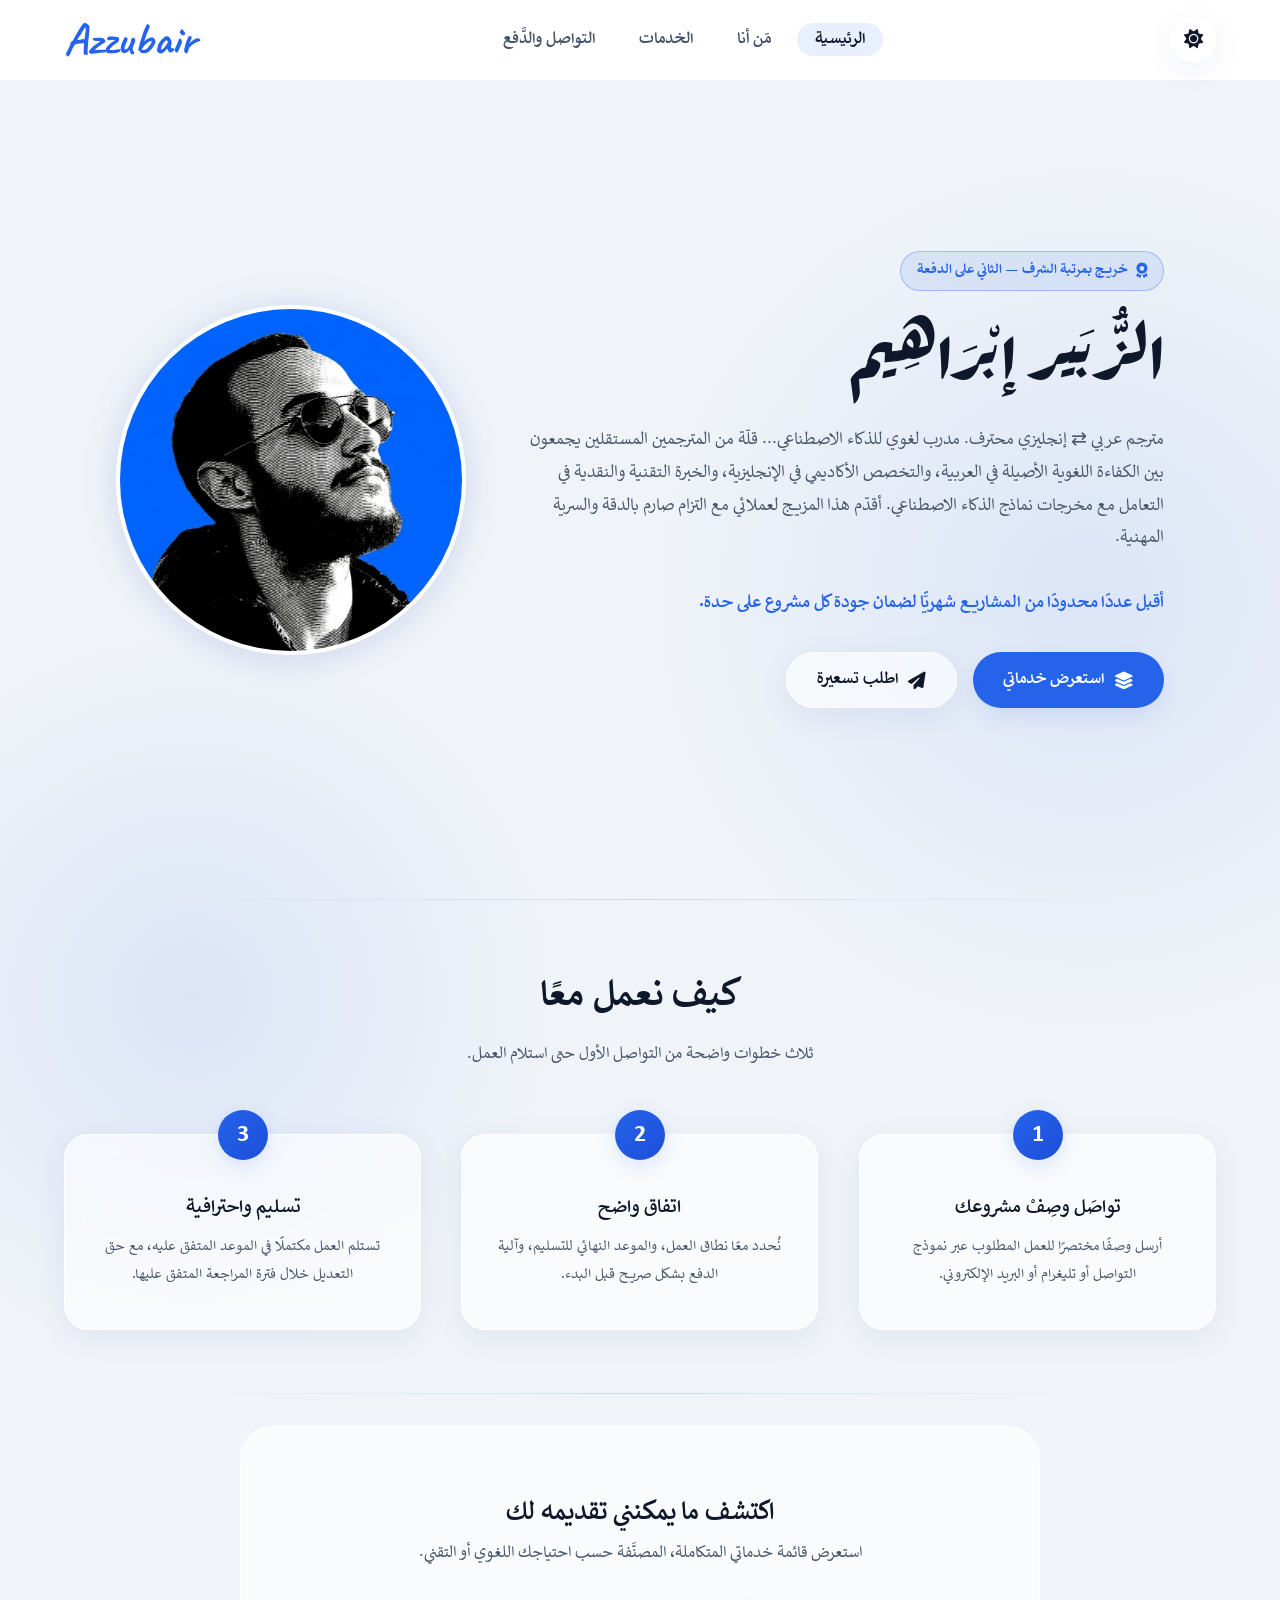
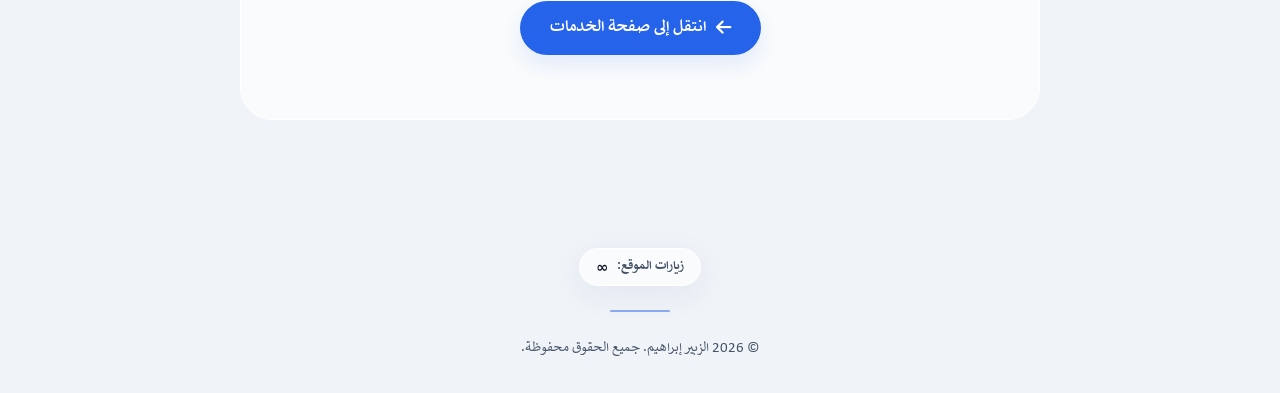
<file: index.html>
<!DOCTYPE html>
<html lang="ar" dir="rtl">
<head>
  <meta charset="UTF-8" />
  <meta name="viewport" content="width=device-width, initial-scale=1.0" />
  <title>Azzubair | Freelancer</title>
  
  <meta name="description" content="مترجم عربي ⇄ إنجليزي محترف، مقيّم لغوي للذكاء الاصطناعي، ومُدرِّس لغة إنجليزية — خريج مرتبة الشرف، الثاني على الدفعة، جامعة طبرق. متاح للعمل المستقل عن بُعد." />
  <meta property="og:title" content="الزبير إبراهيم — مترجم ومدرب لغوي للذكاء الاصطناعي" />
  <meta property="og:description" content="مترجم عربي ⇄ إنجليزي محترف، خريج مرتبة الشرف، متاح للعمل المستقل عن بُعد." />
  <meta property="og:image" content="https://azzubairx.github.io/profile.jpg" />
  <meta property="og:type" content="website" />
  <meta property="og:url" content="https://azzubairx.github.io/" />

  <!-- سكربت تسريع المظهر لمنع وميض الشاشة (No-FOUC) -->
  <script>
    const savedTheme = localStorage.getItem('theme');
    const systemPrefersLight = window.matchMedia && window.matchMedia('(prefers-color-scheme: light)').matches;
    const currentTheme = savedTheme ? savedTheme : (systemPrefersLight ? 'light' : 'dark');
    document.documentElement.setAttribute('data-theme', currentTheme);
  </script>

  <script type="application/ld+json">
    {
      "@context": "https://schema.org",
      "@type": "Person",
      "name": "الزبير إبراهيم",
      "jobTitle": "مترجم ومدرب ذكاء اصطناعي",
      "url": "https://azzubairx.github.io",
      "address": {
        "@type": "PostalAddress",
        "addressLocality": "طبرق",
        "addressCountry": "LY"
      }
    }
  </script>

  <!-- Preconnect لتسريع الخطوط -->
  <link rel="preconnect" href="https://fonts.googleapis.com">
  <link rel="preconnect" href="https://fonts.gstatic.com" crossorigin>
  <link rel="stylesheet" href="https://cdnjs.cloudflare.com/ajax/libs/font-awesome/6.5.0/css/all.min.css" />
  <link rel="stylesheet" href="css/style.css" />
</head>
<body>

  <nav id="navbar">
    <div class="container">
      <a href="index.html" class="logo">Azzubair</a>
      <ul class="nav-links" id="navLinks">
        <li><a href="index.html" class="active">الرئيسية</a></li>
        <li><a href="about.html">مَن أنا</a></li>
        <li><a href="services.html">الخدمات</a></li>
        <li><a href="contact.html">التواصل والدَّفع</a></li>
      </ul>
      <div class="nav-controls">
        <button class="theme-toggle" id="themeToggle" aria-label="تبديل الوضع"><i class="fas fa-moon"></i></button>
        <button class="hamburger" id="hamburger" aria-label="القائمة"><i class="fas fa-bars"></i></button>
      </div>
    </div>
  </nav>

  <section id="hero">
    <div class="container hero-wrapper">
      <div class="hero-text reveal">
        <span class="authority-badge"><i class="fas fa-award"></i> خريج بمرتبة الشرف — الثاني على الدفعة</span>
        <h1>الزُّبَير إبْرَاهِيم</h1>
        <p>مترجم عربي ⇄ إنجليزي محترف. مدرب لغوي للذكاء الاصطناعي... قلّة من المترجمين المستقلين يجمعون بين الكفاءة اللغوية الأصيلة في العربية، والتخصص الأكاديمي في الإنجليزية، والخبرة التقنية والنقدية في التعامل مع مخرجات نماذج الذكاء الاصطناعي. أقدّم هذا المزيج لعملائي مع التزام صارم بالدقة والسرية المهنية.</p>
        <p class="scarcity-text">أقبل عددًا محدودًا من المشاريع شهريًّا لضمان جودة كل مشروع على حدة.</p>
        
        <div class="btn-group">
          <a href="services.html" class="btn btn-primary"><i class="fas fa-layer-group"></i> استعرض خدماتي</a>
          <a href="contact.html" class="btn btn-outline"><i class="fas fa-paper-plane"></i> اطلب تسعيرة</a>
        </div>
      </div>
      <div class="hero-image reveal">
        <img src="profile.jpg" alt="الزُّبير إبراهيم" loading="lazy" onerror="this.src='https://placehold.co/400x400/1E293B/3B82F6?text=Z'">
      </div>
    </div>
  </section>

  <section id="how-it-works">
    <div class="container">
      <div class="section-title reveal">
        <h2>كيف نعمل معًا</h2>
        <p>ثلاث خطوات واضحة من التواصل الأول حتى استلام العمل.</p>
      </div>
      <div class="steps-grid">
        <div class="step-card reveal">
          <div class="step-number">1</div>
          <h3>تواصَل وصِفْ مشروعك</h3>
          <p>أرسل وصفًا مختصرًا للعمل المطلوب عبر نموذج التواصل أو تليغرام أو البريد الإلكتروني.</p>
        </div>
        <div class="step-card reveal">
          <div class="step-number">2</div>
          <h3>اتفاق واضح</h3>
          <p>نُحدد معًا نطاق العمل، والموعد النهائي للتسليم، وآلية الدفع بشكل صريح قبل البدء.</p>
        </div>
        <div class="step-card reveal">
          <div class="step-number">3</div>
          <h3>تسليم واحترافية</h3>
          <p>تستلم العمل مكتملًا في الموعد المتفق عليه، مع حق التعديل خلال فترة المراجعة المتفق عليها.</p>
        </div>
      </div>
    </div>
  </section>

  <section style="padding-top: 0;">
    <div class="container">
      <div class="about-cta reveal">
        <h2>اكتشف ما يمكنني تقديمه لك</h2>
        <p style="color: var(--text-muted); margin-bottom: 2rem;">استعرض قائمة خدماتي المتكاملة، المصنَّفة حسب احتياجك اللغوي أو التقني.</p>
        <div class="btn-group" style="justify-content: center;">
          <a href="services.html" class="btn btn-primary"><i class="fas fa-arrow-left"></i> انتقل إلى صفحة الخدمات</a>
        </div>
      </div>
    </div>
  </section>

  <footer>
    <div class="container">
      
      <!-- 1. عداد الزيارات المصغّر -->
      <div class="glass-counter-wrapper reveal">
        <div class="glass-counter" title="إجمالي الزيارات">
          <div class="counter-data">
            <span class="counter-label">زيارات الموقع:</span>
            <span class="counter-number" id="visit-count"><i class="fas fa-spinner fa-spin" style="font-size: 0.85rem;"></i></span>
          </div>
        </div>
      </div>

      <!-- 2. الخط الفاصل -->
      <div class="footer-divider"></div>

      <!-- 3. نص الحقوق -->
      <p class="copyright-text">© 2026 الزبير إبراهيم. جميع الحقوق محفوظة.</p>
      
    </div>
  </footer>

  <script data-goatcounter="https://azzubairx.goatcounter.com/count" async src="//gc.zgo.at/count.js"></script>
  <script data-goatcounter="https://azzubairx.goatcounter.com/count" async src="//gc.zgo.at/count.js"></script>
  <script>
    document.querySelectorAll('.reveal').forEach(el => el.classList.add('hidden'));
    
    const root = document.documentElement;
    const toggle = document.getElementById('themeToggle');
    const icon = toggle.querySelector('i');
    
    // ضبط الأيقونة حسب السمة المحملة
    if (root.getAttribute('data-theme') === 'light') { icon.className = 'fas fa-sun'; } else { icon.className = 'fas fa-moon'; }
    
    toggle.addEventListener('click', () => {
      const isDark = root.getAttribute('data-theme') === 'dark';
      const newTheme = isDark ? 'light' : 'dark';
      root.setAttribute('data-theme', newTheme);
      icon.className = isDark ? 'fas fa-sun' : 'fas fa-moon';
      localStorage.setItem('theme', newTheme);
    });

    window.matchMedia('(prefers-color-scheme: light)').addEventListener('change', (e) => {
      if (!localStorage.getItem('theme')) {
        const newTheme = e.matches ? 'light' : 'dark';
        root.setAttribute('data-theme', newTheme);
        icon.className = e.matches ? 'fas fa-sun' : 'fas fa-moon';
      }
    });

    const hamburger = document.getElementById('hamburger');
    const navLinks = document.getElementById('navLinks');
    const hamburgerIcon = hamburger.querySelector('i');
    hamburger.addEventListener('click', () => { navLinks.classList.toggle('active'); hamburgerIcon.className = navLinks.classList.contains('active') ? 'fas fa-times' : 'fas fa-bars'; });
    document.querySelectorAll('.nav-links a').forEach(link => { link.addEventListener('click', () => { navLinks.classList.remove('active'); hamburgerIcon.className = 'fas fa-bars'; }); });
    
    const revealObserver = new IntersectionObserver((entries, observer) => {
      entries.forEach(entry => { if (entry.isIntersecting) { entry.target.classList.remove('hidden'); entry.target.classList.add('active'); observer.unobserve(entry.target); } });
    }, { threshold: 0.1, rootMargin: "0px 0px -20px 0px" });
    document.querySelectorAll('.reveal').forEach(el => revealObserver.observe(el));
    
    const currentPath = window.location.pathname.split('/').pop();
    document.querySelectorAll('.nav-links a').forEach(link => {
      const href = link.getAttribute('href');
      if ((currentPath === '' && href === 'index.html') || href === currentPath) { link.classList.add('active'); }
    });
  </script>

<!-- سكربت العداد المباشر من GoatCounter -->
  <script>
    async function initGoatCounter() {
      const counterEl = document.getElementById('visit-count');
      if (!counterEl) return;
      
      try {
        const response = await fetch('https://azzubairx.goatcounter.com/counter/TOTAL.json');
        if (!response.ok) throw new Error('لا يمكن الوصول للعداد');
        
        const data = await response.json();
        const endCount = parseInt(data.count.replace(/,/g, ''), 10);
        
        let start = Math.max(0, endCount - 40);
        const duration = 1000; 
        const stepTime = Math.abs(Math.floor(duration / 40));
        
        const timer = setInterval(() => {
          start += 1;
          counterEl.innerText = start.toLocaleString('en-US');
          if (start >= endCount) {
            counterEl.innerText = data.count; 
            clearInterval(timer);
          }
        }, stepTime);
        
      } catch (err) {
        console.error("تعذر جلب عداد GoatCounter:", err);
        // عرض الرقم صفر فقط إذا حدث أي خطأ
        counterEl.innerText = '∞';
      }
    }
    
    // تشغيل العداد
    initGoatCounter();
  </script>
</body>
</html>
</file>
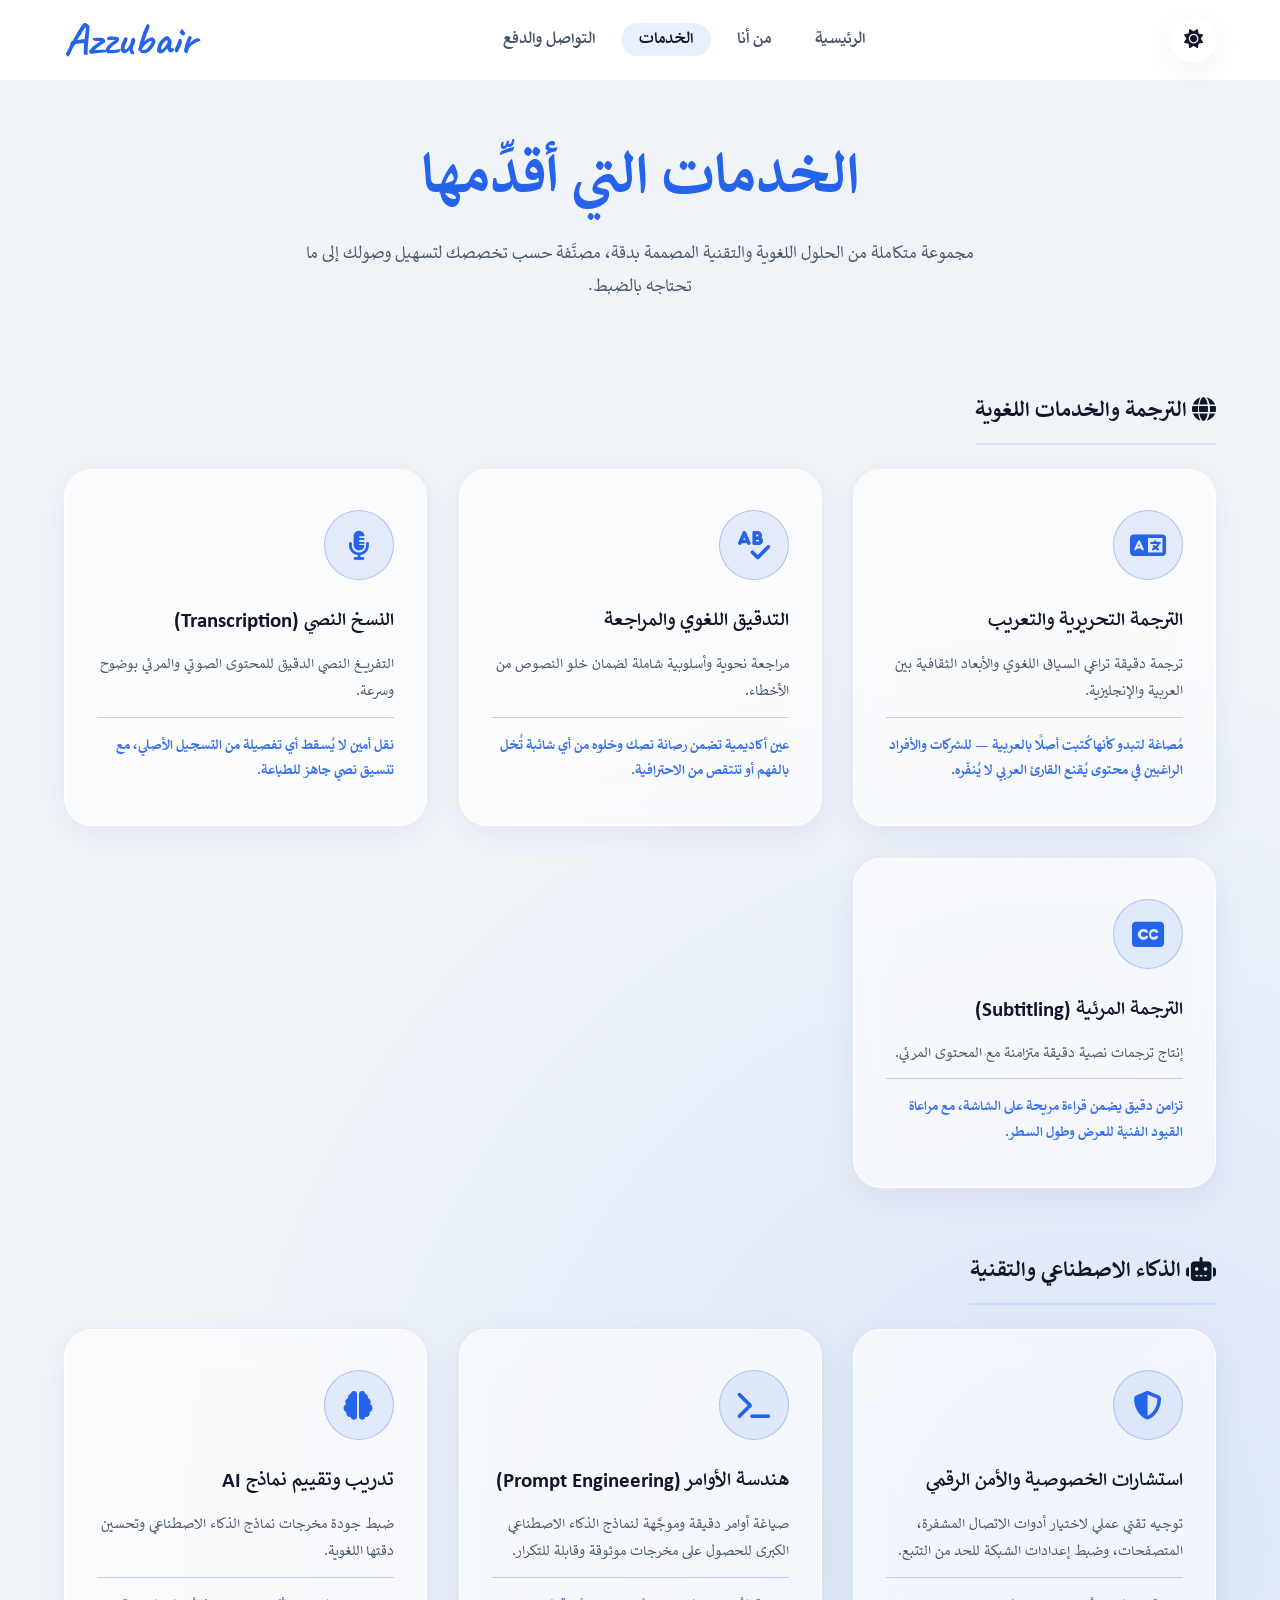
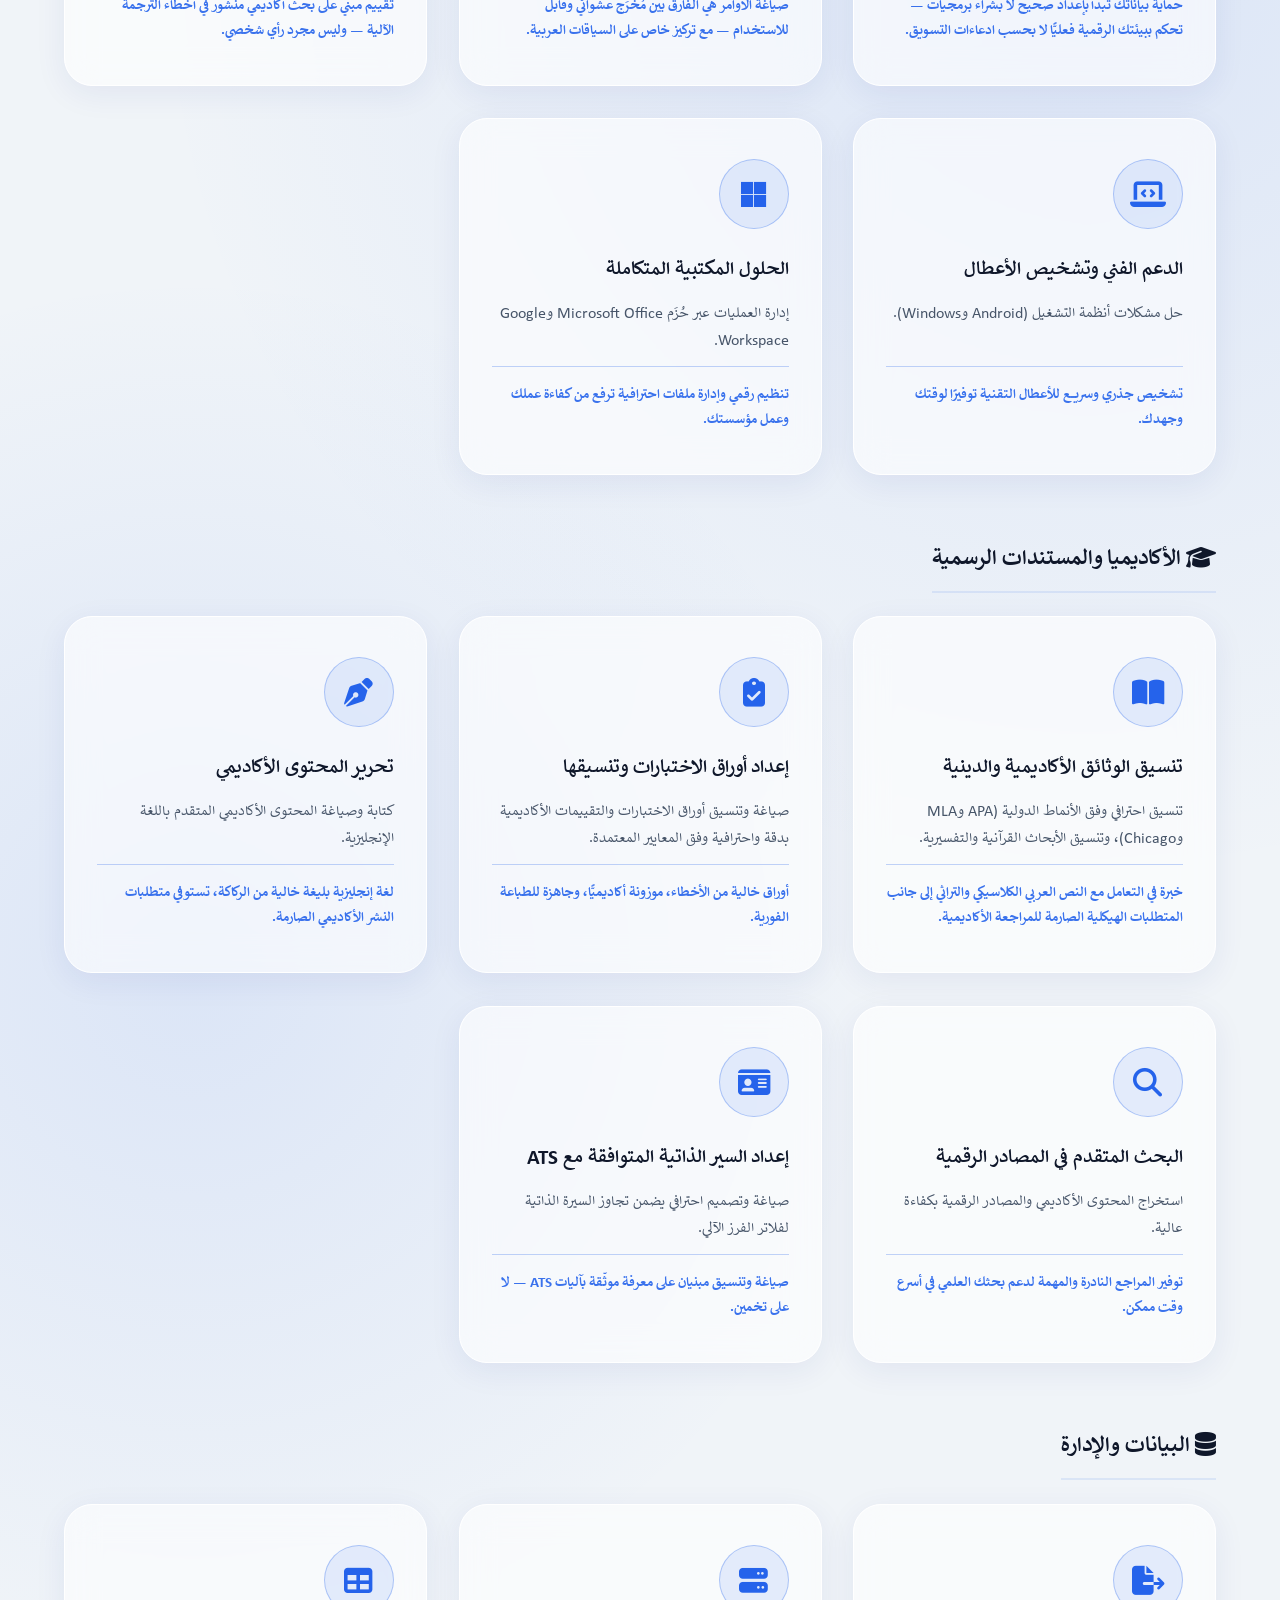
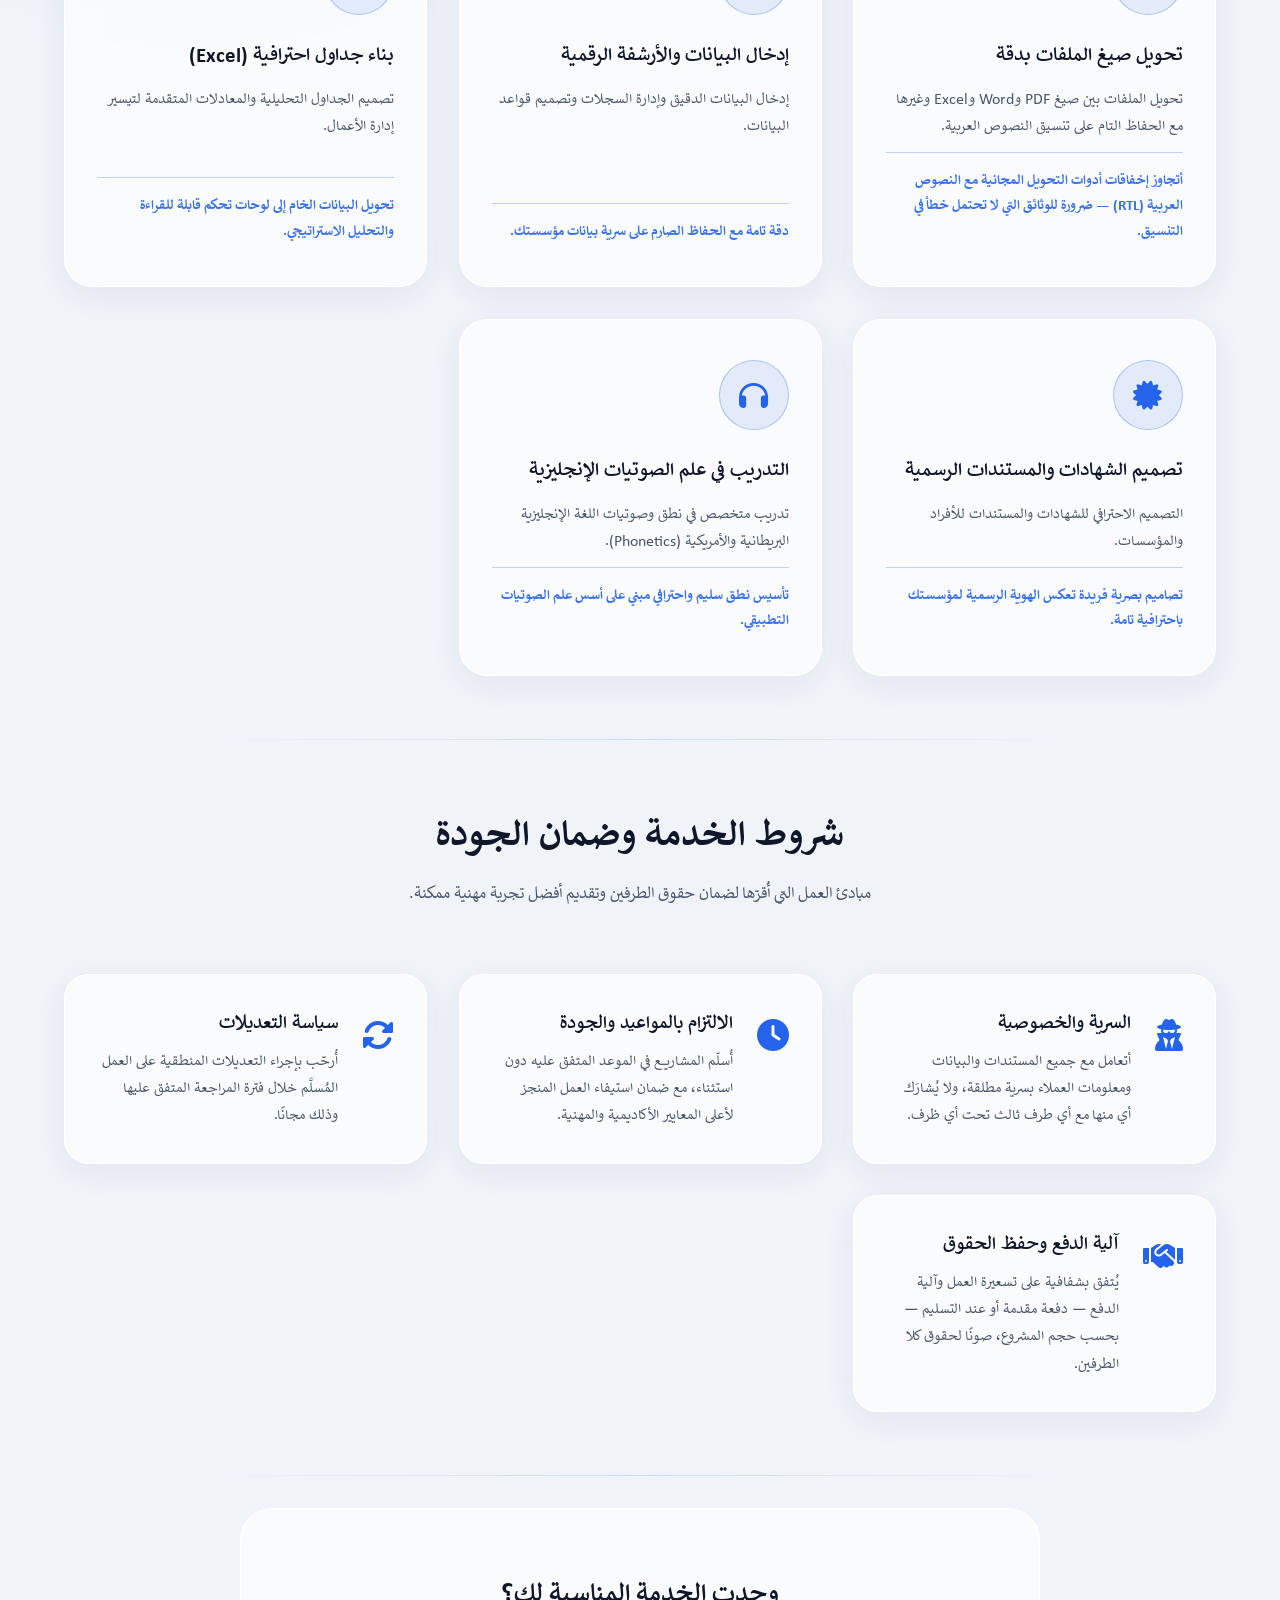
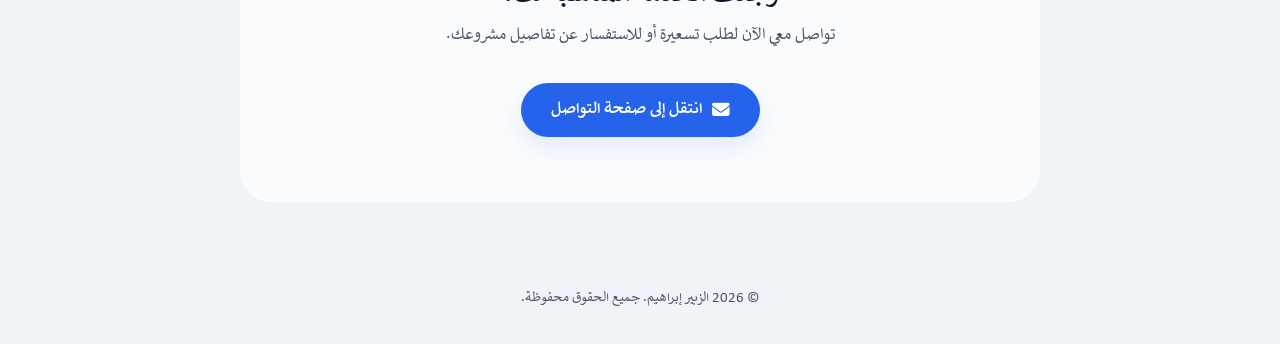
<file: services.html>
<!DOCTYPE html>
<html lang="ar" dir="rtl">
<head>
  <meta charset="UTF-8" />
  <meta name="viewport" content="width=device-width, initial-scale=1.0" />
  <title>Azzubair | خدماتي</title>
  
  <meta name="description" content="مجموعة متكاملة من الخدمات اللغوية والتقنية، تشمل الترجمة التحريرية، هندسة الأوامر (Prompt Engineering)، استشارات الخصوصية، والتنسيق الأكاديمي والديني." />
  
  <script>
    const savedTheme = localStorage.getItem('theme');
    const systemPrefersLight = window.matchMedia && window.matchMedia('(prefers-color-scheme: light)').matches;
    const currentTheme = savedTheme ? savedTheme : (systemPrefersLight ? 'light' : 'dark');
    document.documentElement.setAttribute('data-theme', currentTheme);
  </script>

  <link rel="preconnect" href="https://fonts.googleapis.com">
  <link rel="preconnect" href="https://fonts.gstatic.com" crossorigin>
  <link rel="stylesheet" href="https://cdnjs.cloudflare.com/ajax/libs/font-awesome/6.5.0/css/all.min.css" />
  <link rel="stylesheet" href="css/style.css" />
</head>
<body>

  <nav id="navbar">
    <div class="container">
      <a href="index.html" class="logo">Azzubair</a>
      <ul class="nav-links" id="navLinks">
        <li><a href="index.html">الرئيسية</a></li>
        <li><a href="about.html">من أنا</a></li>
        <li><a href="services.html" class="active">الخدمات</a></li>
        <li><a href="contact.html">التواصل والدفع</a></li>
      </ul>
      <div class="nav-controls">
        <button class="theme-toggle" id="themeToggle" aria-label="تبديل الوضع"><i class="fas fa-moon"></i></button>
        <button class="hamburger" id="hamburger" aria-label="القائمة"><i class="fas fa-bars"></i></button>
      </div>
    </div>
  </nav>

  <div class="page-hero">
    <div class="container reveal">
      <h1>الخدمات التي أقدِّمها</h1>
      <p>مجموعة متكاملة من الحلول اللغوية والتقنية المصممة بدقة، مصنَّفة حسب تخصصك لتسهيل وصولك إلى ما تحتاجه بالضبط.</p>
    </div>
  </div>

  <section id="services" style="padding-top: 0;">
    <div class="container">

      <!-- الفئة 1 -->
      <h3 class="category-title reveal"><i class="fas fa-globe"></i> الترجمة والخدمات اللغوية</h3>
      <div class="services-grid">
        <div class="service-card reveal">
          <div class="service-icon"><i class="fas fa-language"></i></div>
          <div class="service-content">
            <h3>الترجمة التحريرية والتعريب</h3>
            <p>ترجمة دقيقة تراعي السياق اللغوي والأبعاد الثقافية بين العربية والإنجليزية.</p>
            <span class="why-me">مُصاغة لتبدو كأنها كُتبت أصلًا بالعربية — للشركات والأفراد الراغبين في محتوى يُقنع القارئ العربي لا يُنفّره.</span>
          </div>
        </div>
        <div class="service-card reveal">
          <div class="service-icon"><i class="fas fa-spell-check"></i></div>
          <div class="service-content">
            <h3>التدقيق اللغوي والمراجعة</h3>
            <p>مراجعة نحوية وأسلوبية شاملة لضمان خلو النصوص من الأخطاء.</p>
            <span class="why-me">عين أكاديمية تضمن رصانة نصك وخلوه من أي شائبة تُخل بالفهم أو تنتقص من الاحترافية.</span>
          </div>
        </div>
        <div class="service-card reveal">
          <div class="service-icon"><i class="fas fa-microphone-alt"></i></div>
          <div class="service-content">
            <h3>النسخ النصي (Transcription)</h3>
            <p>التفريغ النصي الدقيق للمحتوى الصوتي والمرئي بوضوح وسرعة.</p>
            <span class="why-me">نقل أمين لا يُسقط أي تفصيلة من التسجيل الأصلي، مع تنسيق نصي جاهز للطباعة.</span>
          </div>
        </div>
        <div class="service-card reveal">
          <div class="service-icon"><i class="fas fa-closed-captioning"></i></div>
          <div class="service-content">
            <h3>الترجمة المرئية (Subtitling)</h3>
            <p>إنتاج ترجمات نصية دقيقة متزامنة مع المحتوى المرئي.</p>
            <span class="why-me">تزامن دقيق يضمن قراءة مريحة على الشاشة، مع مراعاة القيود الفنية للعرض وطول السطر.</span>
          </div>
        </div>
      </div>

      <!-- الفئة 2 -->
      <h3 class="category-title reveal" style="margin-top: 4rem;"><i class="fas fa-robot"></i> الذكاء الاصطناعي والتقنية</h3>
      <div class="services-grid">
        <div class="service-card reveal">
          <div class="service-icon"><i class="fas fa-shield-alt"></i></div>
          <div class="service-content">
            <h3>استشارات الخصوصية والأمن الرقمي</h3>
            <p>توجيه تقني عملي لاختيار أدوات الاتصال المشفرة، المتصفحات، وضبط إعدادات الشبكة للحد من التتبع.</p>
            <span class="why-me">حماية بياناتك تبدأ بإعداد صحيح لا بشراء برمجيات — تحكم ببيئتك الرقمية فعليًّا لا بحسب ادعاءات التسويق.</span>
          </div>
        </div>
        <div class="service-card reveal">
          <div class="service-icon"><i class="fas fa-terminal"></i></div>
          <div class="service-content">
            <h3>هندسة الأوامر (Prompt Engineering)</h3>
            <p>صياغة أوامر دقيقة وموجَّهة لنماذج الذكاء الاصطناعي الكبرى للحصول على مخرجات موثوقة وقابلة للتكرار.</p>
            <span class="why-me">صياغة الأوامر هي الفارق بين مُخرَج عشوائي وقابل للاستخدام — مع تركيز خاص على السياقات العربية.</span>
          </div>
        </div>
        <div class="service-card reveal">
          <div class="service-icon"><i class="fas fa-brain"></i></div>
          <div class="service-content">
            <h3>تدريب وتقييم نماذج AI</h3>
            <p>ضبط جودة مخرجات نماذج الذكاء الاصطناعي وتحسين دقتها اللغوية.</p>
            <span class="why-me">تقييم مبني على بحث أكاديمي منشور في أخطاء الترجمة الآلية — وليس مجرد رأي شخصي.</span>
          </div>
        </div>
        <div class="service-card reveal">
          <div class="service-icon"><i class="fas fa-laptop-code"></i></div>
          <div class="service-content">
            <h3>الدعم الفني وتشخيص الأعطال</h3>
            <p>حل مشكلات أنظمة التشغيل (Android وWindows).</p>
            <span class="why-me">تشخيص جذري وسريع للأعطال التقنية توفيرًا لوقتك وجهدك.</span>
          </div>
        </div>
        <div class="service-card reveal">
          <div class="service-icon"><i class="fab fa-microsoft"></i></div>
          <div class="service-content">
            <h3>الحلول المكتبية المتكاملة</h3>
            <p>إدارة العمليات عبر حُزَم Microsoft Office وGoogle Workspace.</p>
            <span class="why-me">تنظيم رقمي وإدارة ملفات احترافية ترفع من كفاءة عملك وعمل مؤسستك.</span>
          </div>
        </div>
      </div>

      <!-- الفئة 3 -->
      <h3 class="category-title reveal" style="margin-top: 4rem;"><i class="fas fa-graduation-cap"></i> الأكاديميا والمستندات الرسمية</h3>
      <div class="services-grid">
        <div class="service-card reveal">
          <div class="service-icon"><i class="fas fa-book-open"></i></div>
          <div class="service-content">
            <h3>تنسيق الوثائق الأكاديمية والدينية</h3>
            <p>تنسيق احترافي وفق الأنماط الدولية (APA وMLA وChicago)، وتنسيق الأبحاث القرآنية والتفسيرية.</p>
            <span class="why-me">خبرة في التعامل مع النص العربي الكلاسيكي والتراثي إلى جانب المتطلبات الهيكلية الصارمة للمراجعة الأكاديمية.</span>
          </div>
        </div>
        <div class="service-card reveal">
          <div class="service-icon"><i class="fas fa-clipboard-check"></i></div>
          <div class="service-content">
            <h3>إعداد أوراق الاختبارات وتنسيقها</h3>
            <p>صياغة وتنسيق أوراق الاختبارات والتقييمات الأكاديمية بدقة واحترافية وفق المعايير المعتمدة.</p>
            <span class="why-me">أوراق خالية من الأخطاء، موزونة أكاديميًّا، وجاهزة للطباعة الفورية.</span>
          </div>
        </div>
        <div class="service-card reveal">
          <div class="service-icon"><i class="fas fa-pen-nib"></i></div>
          <div class="service-content">
            <h3>تحرير المحتوى الأكاديمي</h3>
            <p>كتابة وصياغة المحتوى الأكاديمي المتقدم باللغة الإنجليزية.</p>
            <span class="why-me">لغة إنجليزية بليغة خالية من الركاكة، تستوفي متطلبات النشر الأكاديمي الصارمة.</span>
          </div>
        </div>
        <div class="service-card reveal">
          <div class="service-icon"><i class="fas fa-search"></i></div>
          <div class="service-content">
            <h3>البحث المتقدم في المصادر الرقمية</h3>
            <p>استخراج المحتوى الأكاديمي والمصادر الرقمية بكفاءة عالية.</p>
            <span class="why-me">توفير المراجع النادرة والمهمة لدعم بحثك العلمي في أسرع وقت ممكن.</span>
          </div>
        </div>
        <div class="service-card reveal">
          <div class="service-icon"><i class="fas fa-id-card"></i></div>
          <div class="service-content">
            <h3>إعداد السير الذاتية المتوافقة مع ATS</h3>
            <p>صياغة وتصميم احترافي يضمن تجاوز السيرة الذاتية لفلاتر الفرز الآلي.</p>
            <span class="why-me">صياغة وتنسيق مبنيان على معرفة موثّقة بآليات ATS — لا على تخمين.</span>
          </div>
        </div>
      </div>

      <!-- الفئة 4 -->
      <h3 class="category-title reveal" style="margin-top: 4rem;"><i class="fas fa-database"></i> البيانات والإدارة</h3>
      <div class="services-grid">
        <div class="service-card reveal">
          <div class="service-icon"><i class="fas fa-file-export"></i></div>
          <div class="service-content">
            <h3>تحويل صيغ الملفات بدقة</h3>
            <p>تحويل الملفات بين صيغ PDF وWord وExcel وغيرها مع الحفاظ التام على تنسيق النصوص العربية.</p>
            <span class="why-me">أتجاوز إخفاقات أدوات التحويل المجانية مع النصوص العربية (RTL) — ضرورة للوثائق التي لا تحتمل خطأ في التنسيق.</span>
          </div>
        </div>
        <div class="service-card reveal">
          <div class="service-icon"><i class="fas fa-server"></i></div>
          <div class="service-content">
            <h3>إدخال البيانات والأرشفة الرقمية</h3>
            <p>إدخال البيانات الدقيق وإدارة السجلات وتصميم قواعد البيانات.</p>
            <span class="why-me">دقة تامة مع الحفاظ الصارم على سرية بيانات مؤسستك.</span>
          </div>
        </div>
        <div class="service-card reveal">
          <div class="service-icon"><i class="fas fa-table"></i></div>
          <div class="service-content">
            <h3>بناء جداول احترافية (Excel)</h3>
            <p>تصميم الجداول التحليلية والمعادلات المتقدمة لتيسير إدارة الأعمال.</p>
            <span class="why-me">تحويل البيانات الخام إلى لوحات تحكم قابلة للقراءة والتحليل الاستراتيجي.</span>
          </div>
        </div>
        <div class="service-card reveal">
          <div class="service-icon"><i class="fas fa-certificate"></i></div>
          <div class="service-content">
            <h3>تصميم الشهادات والمستندات الرسمية</h3>
            <p>التصميم الاحترافي للشهادات والمستندات للأفراد والمؤسسات.</p>
            <span class="why-me">تصاميم بصرية فريدة تعكس الهوية الرسمية لمؤسستك باحترافية تامة.</span>
          </div>
        </div>
        <div class="service-card reveal">
          <div class="service-icon"><i class="fas fa-headphones"></i></div>
          <div class="service-content">
            <h3>التدريب في علم الصوتيات الإنجليزية</h3>
            <p>تدريب متخصص في نطق وصوتيات اللغة الإنجليزية البريطانية والأمريكية (Phonetics).</p>
            <span class="why-me">تأسيس نطق سليم واحترافي مبني على أسس علم الصوتيات التطبيقي.</span>
          </div>
        </div>
      </div>
    </div>
  </section>

  <!-- شروط الخدمة -->
  <section id="terms">
    <div class="container">
      <div class="section-title reveal">
        <h2>شروط الخدمة وضمان الجودة</h2>
        <p>مبادئ العمل التي أُقرّها لضمان حقوق الطرفين وتقديم أفضل تجربة مهنية ممكنة.</p>
      </div>
      <div class="terms-grid">
        <div class="term-card reveal">
          <div class="term-icon"><i class="fas fa-user-secret"></i></div>
          <div class="term-content">
            <h3>السرية والخصوصية</h3>
            <p>أتعامل مع جميع المستندات والبيانات ومعلومات العملاء بسرية مطلقة، ولا يُشارَك أي منها مع أي طرف ثالث تحت أي ظرف.</p>
          </div>
        </div>
        <div class="term-card reveal">
          <div class="term-icon"><i class="fas fa-clock"></i></div>
          <div class="term-content">
            <h3>الالتزام بالمواعيد والجودة</h3>
            <p>أُسلّم المشاريع في الموعد المتفق عليه دون استثناء، مع ضمان استيفاء العمل المنجز لأعلى المعايير الأكاديمية والمهنية.</p>
          </div>
        </div>
        <div class="term-card reveal">
          <div class="term-icon"><i class="fas fa-sync-alt"></i></div>
          <div class="term-content">
            <h3>سياسة التعديلات</h3>
            <p>أُرحّب بإجراء التعديلات المنطقية على العمل المُسلَّم خلال فترة المراجعة المتفق عليها وذلك مجانًا.</p>
          </div>
        </div>
        <div class="term-card reveal">
          <div class="term-icon"><i class="fas fa-handshake"></i></div>
          <div class="term-content">
            <h3>آلية الدفع وحفظ الحقوق</h3>
            <p>يُتفق بشفافية على تسعيرة العمل وآلية الدفع — دفعة مقدمة أو عند التسليم — بحسب حجم المشروع، صونًا لحقوق كلا الطرفين.</p>
          </div>
        </div>
      </div>
    </div>
  </section>

  <section style="padding-top: 0; padding-bottom: 20px;">
    <div class="container">
      <div class="about-cta reveal">
        <h2>وجدت الخدمة المناسبة لك؟</h2>
        <p style="color: var(--text-muted); margin-bottom: 2rem;">تواصل معي الآن لطلب تسعيرة أو للاستفسار عن تفاصيل مشروعك.</p>
        <div class="btn-group" style="justify-content: center;">
          <a href="contact.html" class="btn btn-primary"><i class="fas fa-envelope"></i> انتقل إلى صفحة التواصل</a>
        </div>
      </div>
    </div>
  </section>

  <footer>
    <div class="container"><p>© 2026 الزبير إبراهيم. جميع الحقوق محفوظة.</p></div>
  </footer>

  <script data-goatcounter="https://azzubairx.goatcounter.com/count" async src="//gc.zgo.at/count.js"></script>
  <script data-goatcounter="https://azzubairx.goatcounter.com/count" async src="//gc.zgo.at/count.js"></script>
  <script>
    document.querySelectorAll('.reveal').forEach(el => el.classList.add('hidden'));
    
    const root = document.documentElement;
    const toggle = document.getElementById('themeToggle');
    const icon = toggle.querySelector('i');
    
    // ضبط الأيقونة حسب السمة المحملة
    if (root.getAttribute('data-theme') === 'light') { icon.className = 'fas fa-sun'; } else { icon.className = 'fas fa-moon'; }
    
    toggle.addEventListener('click', () => {
      const isDark = root.getAttribute('data-theme') === 'dark';
      const newTheme = isDark ? 'light' : 'dark';
      root.setAttribute('data-theme', newTheme);
      icon.className = isDark ? 'fas fa-sun' : 'fas fa-moon';
      localStorage.setItem('theme', newTheme);
    });

    window.matchMedia('(prefers-color-scheme: light)').addEventListener('change', (e) => {
      if (!localStorage.getItem('theme')) {
        const newTheme = e.matches ? 'light' : 'dark';
        root.setAttribute('data-theme', newTheme);
        icon.className = e.matches ? 'fas fa-sun' : 'fas fa-moon';
      }
    });

    const hamburger = document.getElementById('hamburger');
    const navLinks = document.getElementById('navLinks');
    const hamburgerIcon = hamburger.querySelector('i');
    hamburger.addEventListener('click', () => { navLinks.classList.toggle('active'); hamburgerIcon.className = navLinks.classList.contains('active') ? 'fas fa-times' : 'fas fa-bars'; });
    document.querySelectorAll('.nav-links a').forEach(link => { link.addEventListener('click', () => { navLinks.classList.remove('active'); hamburgerIcon.className = 'fas fa-bars'; }); });
    
    const revealObserver = new IntersectionObserver((entries, observer) => {
      entries.forEach(entry => { if (entry.isIntersecting) { entry.target.classList.remove('hidden'); entry.target.classList.add('active'); observer.unobserve(entry.target); } });
    }, { threshold: 0.1, rootMargin: "0px 0px -20px 0px" });
    document.querySelectorAll('.reveal').forEach(el => revealObserver.observe(el));
    
    const currentPath = window.location.pathname.split('/').pop();
    document.querySelectorAll('.nav-links a').forEach(link => {
      const href = link.getAttribute('href');
      if ((currentPath === '' && href === 'index.html') || href === currentPath) { link.classList.add('active'); }
    });
  </script>
</body>
</html>
</file>
<file: css/style.css>
/* ============================================================
   AZZUBAIR IBRAHIM — MULTI-PAGE GLASSMORPHISM PORTFOLIO
   Theme: Tech Blue · Glass Effect · Casa + Rakkas
   ============================================================ */

@import url('https://fonts.googleapis.com/css2?family=Caveat:wght@700&display=swap');
@import url('https://fonts.googleapis.com/css2?family=Rakkas&display=swap');

/* ── تعريف الخط المخصص (Casa) ── */
@font-face {
  font-family: 'Casa';
  src: url('../fonts/Casa.ttf') format('truetype');
  font-weight: normal;
  font-style: normal;
  font-display: swap;
}
@font-face {
  font-family: 'Casa';
  src: url('../fonts/CasaB.ttf') format('truetype');
  font-weight: bold;
  font-style: normal;
  font-display: swap;
}
@font-face {
  font-family: 'Casa';
  src: url('../fonts/CasaI.ttf') format('truetype');
  font-weight: normal;
  font-style: italic;
  font-display: swap;
}

:root {
  /* الوضع الليلي */
  --bg-main: #0B1121;
  --bg-glass: rgba(30, 41, 59, 0.4);
  --bg-nav: rgba(11, 17, 33, 0.95);
  --primary: #3B82F6;
  --primary-hover: #60A5FA;
  --primary-glass: rgba(59, 130, 246, 0.15);
  --text-main: #F8FAFC;
  --text-muted: #94A3B8;
  --border-glass: rgba(255, 255, 255, 0.08);
  --border-primary: rgba(59, 130, 246, 0.3);
  --shadow-glass: 0 8px 32px 0 rgba(0, 0, 0, 0.3);
  
  --space-xs: 0.5rem;
  --space-sm: 1rem;
  --space-md: 1.5rem;
  --space-lg: 2.5rem;
  --space-xl: 4rem;
  --primary-glow: rgba(59, 130, 246, 0.25);
  --shadow-hover: 0 16px 40px 0 rgba(59, 130, 246, 0.18);
}

[data-theme="light"] {
  /* الوضع النهاري */
  --bg-main: #F0F4F8;
  --bg-glass: rgba(255, 255, 255, 0.6);
  --bg-nav: rgba(255, 255, 255, 0.95);
  --primary: #2563EB;
  --primary-hover: #1D4ED8;
  --primary-glass: rgba(37, 99, 235, 0.1);
  --text-main: #0F172A;
  --text-muted: #475569;
  --border-glass: rgba(255, 255, 255, 1);
  --border-primary: rgba(37, 99, 235, 0.3);
  --shadow-glass: 0 8px 32px 0 rgba(31, 38, 135, 0.07);
  
  --primary-glow: rgba(37, 99, 235, 0.15);
  --shadow-hover: 0 16px 40px 0 rgba(37, 99, 235, 0.14);
}

/* ── 1. BASE & RESET ── */
*, *::before, *::after { margin: 0; padding: 0; box-sizing: border-box; }
html { scroll-behavior: smooth; max-width: 100vw; width: 100%; overflow-x: hidden; }

@media (prefers-reduced-motion: reduce) {
  *, *::before, *::after {
    animation-duration: 0.01ms !important; animation-iteration-count: 1 !important;
    transition-duration: 0.01ms !important; scroll-behavior: auto !important;
  }
  .reveal { opacity: 1 !important; transform: none !important; }
}

body {
  font-family: 'Casa', system-ui, -apple-system, sans-serif !important;
  font-size: 1.15rem; 
  background-color: var(--bg-main); color: var(--text-main);
  line-height: 1.7; direction: rtl;
  text-rendering: optimizeLegibility;
  -webkit-font-smoothing: antialiased;
  -moz-osx-font-smoothing: grayscale;
  transition: background-color 0.4s cubic-bezier(0.4, 0, 0.2, 1), color 0.4s cubic-bezier(0.4, 0, 0.2, 1);
  background-image: radial-gradient(circle at 15% 50%, var(--primary-glass), transparent 25%), radial-gradient(circle at 85% 30%, var(--primary-glass), transparent 25%);
  word-wrap: break-word;
}

a, .btn, .logo, .nav-links a { text-decoration: none !important; color: inherit; outline: none; }
ul { list-style: none; }
.container { width: 100%; max-width: 1200px; margin: 0 auto; padding: 0 24px; }

::-webkit-scrollbar { width: 6px; }
::-webkit-scrollbar-track { background: var(--bg-main); }
::-webkit-scrollbar-thumb { background: var(--border-primary); border-radius: 3px; }
::-webkit-scrollbar-thumb:hover { background: var(--primary); }

:focus-visible { outline: 2px solid var(--primary); outline-offset: 3px; border-radius: 4px; }

/* ── 2. NAVBAR ── */
nav {
  position: fixed; top: 0; left: 0; right: 0; background: var(--bg-nav);
  backdrop-filter: blur(16px); -webkit-backdrop-filter: blur(16px);
  border-bottom: 1px solid var(--border-glass); height: 80px; display: flex; align-items: center;
  z-index: 1000; transition: background-color 0.4s ease;
}
nav .container { display: flex; justify-content: space-between; align-items: center; flex-direction: row-reverse; }
.logo { font-family: 'Caveat', cursive !important; font-size: 2.8rem; font-weight: 700; color: var(--primary) !important; direction: ltr; }
.nav-links { display: flex; gap: 0.5rem; align-items: center; }

/* التعديل الجديد للـ Navbar Active/Hover */
.nav-links a { 
  font-weight: bold; font-size: 1.1rem; color: var(--text-muted) !important; 
  transition: all 0.3s ease; padding: 8px 18px; border-radius: 25px;
}
.nav-links a:hover, .nav-links a.active { 
  color: var(--text-main) !important; 
  background-color: var(--primary-glass);
}

.nav-controls { display: flex; align-items: center; gap: 1rem; flex-direction: row-reverse; }
.theme-toggle {
  background: var(--bg-glass); backdrop-filter: blur(10px); border: 1px solid var(--border-glass);
  color: var(--text-main); width: 45px; height: 45px; border-radius: 50%;
  cursor: pointer; display: flex; align-items: center; justify-content: center;
  font-size: 1.2rem; transition: all 0.3s ease; box-shadow: var(--shadow-glass);
}
.theme-toggle:hover { background: var(--primary); color: #fff; border-color: var(--primary); transform: rotate(30deg); }
.hamburger { display: none; background: none; border: none; color: var(--text-main); font-size: 1.8rem; cursor: pointer; }

/* ── 3. HERO SECTION (HOME & PAGES) ── */
#hero { min-height: 100vh; display: flex; align-items: center; padding-top: 120px; padding-bottom: 60px; }
.hero-wrapper { display: flex; align-items: center; justify-content: center; gap: 3rem; width: 100%; }
.hero-text { flex: 1; max-width: 650px; }

/* التعديل الجديد لعناوين الصفحات */
.hero-text h1 { font-family: 'Rakkas', serif !important; font-weight: 400; line-height: 1.2; color: var(--text-main); font-size: clamp(3rem, 6vw, 4.5rem); margin-bottom: 1.5rem; }
.page-hero h1 { font-family: 'Casa', system-ui, -apple-system, sans-serif !important; font-weight: bold !important; line-height: 1.3; font-size: clamp(2.5rem, 5vw, 4rem); color: var(--primary); margin-bottom: 1rem; }

.hero-text p { font-size: 1.2rem; color: var(--text-muted); margin-bottom: 2rem; }
.page-hero { padding-top: 140px; padding-bottom: 40px; text-align: center; }
.page-hero p { font-size: 1.2rem; color: var(--text-muted); max-width: 700px; margin: 0 auto; }

.btn-group { display: flex; gap: 1rem; flex-wrap: wrap; }
.btn {
  padding: 12px 30px; border-radius: 50px; font-size: 1.1rem; font-weight: bold;
  display: inline-flex; align-items: center; gap: 10px; border: none !important; cursor: pointer;
  transition: all 0.3s ease; backdrop-filter: blur(10px);
}
.btn-primary { background: var(--primary); color: #fff !important; box-shadow: 0 10px 20px var(--primary-glass); }
.btn-primary:hover { background: var(--primary-hover); transform: translateY(-3px); box-shadow: 0 15px 25px var(--primary-glass); }
.btn-outline { background: var(--bg-glass); color: var(--text-main) !important; border: 1px solid var(--border-glass) !important; box-shadow: var(--shadow-glass); }
.btn-outline:hover { border-color: var(--primary) !important; color: var(--primary) !important; transform: translateY(-3px); }

.hero-image { display: flex; justify-content: center; min-height: 350px; }
.hero-image img {
  width: 350px !important; height: 350px !important; aspect-ratio: 1 / 1 !important; object-fit: cover !important;
  border-radius: 50% !important; border: 4px solid var(--border-glass); 
  box-shadow: var(--shadow-glass), 0 0 40px var(--primary-glass); transition: all 0.4s ease;
}
.hero-image img:hover { transform: scale(1.02); border-color: var(--primary); }

.authority-badge {
  display: inline-flex; align-items: center; gap: 8px; background: var(--primary-glass); color: var(--primary);
  padding: 6px 16px; border-radius: 50px; font-weight: bold; font-size: 0.95rem; margin-bottom: 1.5rem; border: 1px solid var(--border-primary);
}
.scarcity-text { color: var(--primary) !important; font-weight: bold; margin-bottom: 2rem !important; }

/* ── 4. HOW WE WORK & SERVICES ── */
.steps-grid { display: grid; grid-template-columns: repeat(auto-fit, minmax(250px, 1fr)); gap: var(--space-lg); }
.step-card {
  background: var(--bg-glass); backdrop-filter: blur(16px); border: 1px solid var(--border-glass);
  border-radius: 24px; padding: 2.5rem 2rem; text-align: center; position: relative; box-shadow: var(--shadow-glass); transition: all 0.3s ease;
}
.step-card:hover { transform: translateY(-6px); border-color: var(--border-primary); box-shadow: var(--shadow-hover); }
.step-number {
  width: 50px; height: 50px; color: #fff; border-radius: 50%;
  display: flex; align-items: center; justify-content: center; font-size: 1.5rem; font-weight: bold;
  position: absolute; top: -25px; left: 50%; transform: translateX(-50%);
  background: linear-gradient(135deg, var(--primary), var(--primary-hover)); box-shadow: 0 6px 20px var(--primary-glow);
}
.step-card h3 { color: var(--text-main); margin-top: 1rem; margin-bottom: 0.5rem; font-size: 1.3rem;}
.step-card p { color: var(--text-muted); font-size: 1rem; margin-bottom: 0; }

section { padding: var(--space-xl) 0; position: relative; }
section:not(:last-of-type)::after {
  content: ''; position: absolute; bottom: 0; left: 15%; right: 15%; height: 1px;
  background: linear-gradient(90deg, transparent, var(--border-primary), transparent); opacity: 0.6;
}

.section-title { text-align: center; margin-bottom: 4rem; }
.section-title h2 { font-size: 2.5rem; color: var(--text-main); margin-bottom: 0.5rem; font-weight: bold; }
.section-title p { font-size: 1.1rem; color: var(--text-muted); }
.category-title { font-size: 1.5rem; color: var(--text-main); margin-top: 3rem; margin-bottom: 1.5rem; padding-bottom: 10px; border-bottom: 2px solid var(--primary-glass); display: inline-block; font-weight: bold; }

.services-grid { display: grid; grid-template-columns: repeat(auto-fill, minmax(280px, 1fr)); gap: 2rem; align-items: stretch; }
.service-card {
  background: var(--bg-glass); backdrop-filter: blur(16px); border: 1px solid var(--border-glass);
  border-radius: 28px; padding: 2.5rem 2rem; display: flex; flex-direction: column; box-shadow: var(--shadow-glass); transition: all 0.3s ease; height: 100%;
}
.service-card:hover { transform: translateY(-8px); border-color: var(--border-primary); }

.service-icon {
  width: 70px; height: 70px; background: var(--primary-glass); color: var(--primary); border-radius: 50%;
  display: flex; align-items: center; justify-content: center; font-size: 1.8rem; margin-bottom: 1.5rem; flex-shrink: 0;
  border: 1px solid var(--border-primary); transition: all 0.3s ease;
}
.service-card:hover .service-icon { background: var(--primary); color: #fff; transform: scale(1.08); }

.service-content { display: flex; flex-direction: column; flex-grow: 1; }
.service-content h3 { font-size: 1.3rem; color: var(--text-main); margin-bottom: 0.8rem; font-weight: bold; }
.service-content p { font-size: 1rem; color: var(--text-muted); flex-grow: 1; margin-bottom: 10px; }
.why-me {
  display: block; margin-top: auto; padding-top: 1rem; opacity: 0.9; color: var(--primary);
  border-top: 1px solid var(--border-primary); font-size: 0.95rem; font-weight: bold;
}

/* ── 5. PAYMENTS & TERMS ── */
.payments-grid { display: grid; grid-template-columns: repeat(auto-fit, minmax(240px, 1fr)); gap: 2rem; }
.payment-card {
  background: var(--bg-glass); backdrop-filter: blur(14px); -webkit-backdrop-filter: blur(14px);
  border: 1px solid var(--border-glass); border-radius: 16px; padding: 2rem;
  display: flex; flex-direction: column; align-items: center; justify-content: center; gap: 1.5rem;
  box-shadow: var(--shadow-glass); transition: all 0.3s ease;
}
.payment-card:hover { transform: translateY(-5px); border-color: var(--primary); }
.pay-logo-wrapper { height: 60px; width: 100%; display: flex; justify-content: center; align-items: center; }
.pay-logo { max-height: 100%; max-width: 100%; object-fit: contain; }
.payment-card span { font-weight: bold; font-size: 1.1rem; color: var(--text-main); text-align: center; }
.cash-icon { font-size: 3rem; color: #10B981; }

.terms-grid { display: grid; grid-template-columns: repeat(auto-fit, minmax(280px, 1fr)); gap: 2rem; }
.term-card {
  background: var(--bg-glass); backdrop-filter: blur(16px); border: 1px solid var(--border-glass);
  border-radius: 24px; padding: 2rem; display: flex; align-items: flex-start; gap: 1.5rem;
  box-shadow: var(--shadow-glass); transition: all 0.3s ease;
}
.term-card:hover { transform: translateY(-5px); border-color: var(--primary); }
.term-icon { font-size: 2rem; color: var(--primary); flex-shrink: 0; margin-top: 5px; }
.term-content h3 { font-size: 1.25rem; color: var(--text-main); margin-bottom: 0.5rem; font-weight: bold; }
.term-content p { font-size: 1rem; color: var(--text-muted); }

/* ── 6. CONTACT & FORM ── */
.contact-box {
  background: var(--bg-glass); backdrop-filter: blur(20px); border: 1px solid var(--border-glass);
  border-radius: 32px; padding: 4rem 2rem; text-align: center; box-shadow: var(--shadow-glass);
  max-width: 900px; margin: 0 auto;
}
.contact-form { max-width: 600px; margin: 0 auto 2rem auto; display: flex; flex-direction: column; gap: 1rem; text-align: right; }
.form-group { display: flex; gap: 1rem; }
.contact-form label { font-size: 0.95rem; color: var(--text-muted); font-weight: bold; width: 100%; }
.contact-form input, .contact-form textarea {
  width: 100%; background: var(--bg-main); border: 1px solid var(--border-glass); padding: 12px 20px;
  border-radius: 12px; color: var(--text-main); font-family: inherit; font-size: 1rem; transition: all 0.3s ease;
  margin-top: 5px;
}
.contact-form input:focus, .contact-form textarea:focus { outline: none; border-color: var(--primary); box-shadow: 0 0 0 3px var(--primary-glass); }

.form-submit { 
  width: 100%; justify-content: center; border-radius: 50px !important; 
  padding: 15px; font-size: 1.15rem; margin-top: 10px; letter-spacing: 0.5px;
}

.divider { display: flex; align-items: center; text-align: center; color: var(--text-muted); margin: 2rem 0; }
.divider::before, .divider::after { content: ''; flex: 1; border-bottom: 1px solid var(--border-glass); }
.divider span { padding: 0 10px; font-size: 0.95rem; }

.contact-links { display: flex; justify-content: center; flex-wrap: wrap; gap: 1.5rem; }
.contact-item {
  background: var(--bg-main); border: 1px solid var(--border-glass) !important;
  padding: 1rem 2rem; border-radius: 50px; font-weight: bold; font-size: 1.1rem; color: var(--text-main) !important;
  display: flex; align-items: center; gap: 10px; transition: all 0.3s ease;
}
.contact-item:hover { background: var(--primary); color: #fff !important; border-color: var(--primary) !important; transform: translateY(-3px); }
.contact-links div.contact-item { padding: 0.4rem 1rem; font-size: 0.9rem; width: fit-content; height: fit-content; align-self: center; opacity: 0.85; }

/* ── 7. ABOUT PAGE STYLES ── */
.about-card {
  background: var(--bg-glass); backdrop-filter: blur(16px); border: 1px solid var(--border-glass);
  border-radius: 28px; padding: 3rem; box-shadow: var(--shadow-glass); margin-bottom: 2rem;
}
.about-card-wrapper { display: flex; align-items: center; gap: 3rem; }
.about-text-content { flex: 1; }
.about-image-content { flex-shrink: 0; display: flex; justify-content: center; }
.about-profile-img {
  width: 280px !important; height: 280px !important; aspect-ratio: 1 / 1 !important; object-fit: cover !important;
  border-radius: 50% !important; border: 4px solid var(--border-glass); box-shadow: var(--shadow-glass), 0 0 30px var(--primary-glass);
}
.personal-voice {
  font-size: 1.2rem; color: var(--text-main); font-style: italic; margin: 1.5rem 0;
  line-height: 1.8; border-right: 4px solid var(--primary); padding-right: 15px;
  background: var(--primary-glass); padding: 15px 20px 15px 15px; border-radius: 12px;
}
.page-nav { display: flex; justify-content: center; flex-wrap: wrap; gap: 10px; margin-bottom: 3rem; }
.page-nav a {
  background: var(--bg-glass); border: 1px solid var(--border-glass) !important; padding: 8px 20px;
  border-radius: 50px; font-size: 0.95rem; font-weight: bold; color: var(--text-main) !important; transition: all 0.3s ease;
}
.page-nav a:hover { background: var(--primary); color: #fff !important; border-color: var(--primary) !important; transform: translateY(-2px); }

/* التصميم الجديد لبحث التخرج */
.research-highlight {
  background: linear-gradient(135deg, var(--bg-glass) 0%, var(--primary-glass) 100%);
  backdrop-filter: blur(20px); border: 1px solid var(--border-primary); border-right: 4px solid var(--primary);
  border-radius: 24px; padding: 3rem 4rem 3rem 2.5rem; margin-bottom: 4rem; box-shadow: 0 10px 30px rgba(0,0,0,0.1); position: relative; overflow: hidden;
}
.research-highlight::before {
  content: ''; position: absolute; top: -50px; right: -50px; width: 200px; height: 200px; background: var(--primary); filter: blur(100px); opacity: 0.2; z-index: 0;
}
.research-highlight > * { position: relative; z-index: 1; }
.research-highlight i.fa-quote-right {
  position: absolute; top: 20px; right: 20px; font-size: 6rem; color: var(--primary); opacity: 0.1; transform: rotate(10deg);
}
.research-highlight h3 { font-size: 1.5rem; color: var(--text-main); margin-bottom: 15px; font-weight: bold; }
.research-highlight p { color: var(--text-muted); font-size: 1.05rem; line-height: 1.8; }
.research-highlight ul { color: var(--text-muted); padding-right: 30px; line-height: 1.8; font-size: 1.05rem; margin-top: 15px; }
.research-highlight ul li { margin-bottom: 10px; position: relative; }
.research-highlight ul li::marker { color: var(--primary); font-weight: bold; }
.research-conclusion { margin-top: 25px; padding-top: 20px; border-top: 1px dashed var(--border-primary); font-weight: bold; color: var(--primary); font-size: 1.1rem; }

.subsection-title { font-size: 1.8rem; color: var(--text-main); margin-bottom: 2rem; text-align: center; font-weight: bold; }

.resume-grid { display: grid; grid-template-columns: repeat(auto-fit, minmax(280px, 1fr)); gap: 3rem; }
.resume-header { display: flex; align-items: center; gap: 15px; margin-bottom: 2rem; color: var(--primary); }
.resume-header h3 { font-size: 1.6rem; color: var(--text-main); font-weight: bold; }
.resume-header i { font-size: 2rem; }

.timeline { border-right: 3px solid var(--border-primary); padding-right: 20px; }
.timeline-item { position: relative; margin-bottom: 2.5rem; }
.timeline-item::before {
  content: ''; position: absolute; top: 8px; right: -29px; width: 15px; height: 15px;
  background: var(--bg-main); border: 3px solid var(--primary); border-radius: 50%;
  transition: background 0.3s ease;
}
.timeline-item:hover::before { background: var(--primary); }
.timeline-item h4 { font-size: 1.3rem; color: var(--text-main); margin-bottom: 5px; font-weight: bold;}
.timeline-date {
  display: inline-block; background: var(--bg-glass); padding: 4px 12px; border-radius: 20px;
  font-size: 0.95rem; color: var(--primary); margin-bottom: 10px; border: 1px solid var(--border-glass);
}
.timeline-item p { color: var(--text-muted); font-size: 1rem; line-height: 1.6; }

/* التصميم الجديد للجوائز والشهادات (Cards) */
.awards-container { display: flex; flex-direction: column; gap: 12px; margin-top: 15px; }
.award-card {
  background: var(--bg-glass); border: 1px solid var(--border-glass); padding: 14px 18px; border-radius: 16px;
  display: flex; align-items: center; gap: 15px; box-shadow: var(--shadow-glass); transition: all 0.3s ease; backdrop-filter: blur(10px);
}
.award-card:hover { transform: translateX(-5px); border-color: var(--primary); box-shadow: var(--shadow-hover); }
.award-icon {
  background: var(--primary-glass); color: var(--primary); width: 45px; height: 45px; border-radius: 50%;
  display: flex; align-items: center; justify-content: center; font-size: 1.3rem; flex-shrink: 0; border: 1px solid var(--border-primary);
}
.award-text { font-size: 0.95rem; color: var(--text-muted); line-height: 1.5; }
.award-text strong { color: var(--text-main); display: block; font-size: 1.05rem; margin-bottom: 2px; }

/* قسم اللغات */
.lang-container { display: flex; flex-wrap: wrap; gap: 12px; margin-top: 10px; }
.lang-tag {
  background: var(--bg-glass); border: 1px solid var(--border-glass); color: var(--text-main);
  padding: 8px 18px; border-radius: 50px; font-size: 1rem; display: inline-flex; align-items: center; gap: 8px; box-shadow: var(--shadow-glass);
}
.lang-tag strong { color: var(--primary); }

.competency-tags { display: flex; flex-direction: column; gap: 10px; margin-top: 15px; }
.comp-tag {
  background: var(--bg-main); border: 1px solid var(--border-glass); color: var(--text-muted);
  padding: 10px 14px; border-radius: 12px; font-size: 0.95rem; line-height: 1.5; transition: all 0.3s ease; display: block;
}
.comp-tag:hover { border-color: var(--primary); color: var(--text-main); transform: translateX(-5px); }
.hidden-tag { display: none; }
.competency-tags.expanded .hidden-tag { display: block; animation: fadeIn 0.4s ease; }
.expand-tags-btn {
  background: transparent; border: none; color: var(--primary); font-family: inherit;
  font-size: 0.95rem; font-weight: bold; cursor: pointer; display: inline-flex;
  align-items: center; gap: 8px; margin-top: 8px; padding: 5px 10px; border-radius: 8px; transition: all 0.3s ease;
}
.expand-tags-btn:hover { background: var(--primary-glass); }
.expand-tags-btn.active i { transform: rotate(180deg); }
@keyframes fadeIn { from { opacity: 0; transform: translateY(-10px); } to { opacity: 1; transform: translateY(0); } }

.about-cta { text-align: center; padding: 4rem 2rem; background: var(--bg-glass); border-radius: 32px; border: 1px solid var(--border-glass); margin: 2rem auto; max-width: 800px; }

/* ── 8. FOOTER & ANIMATIONS ── */
footer::before {
  content: ''; display: block; width: 60px; height: 2px;
  background: var(--primary); margin: 0 auto 1.5rem; border-radius: 2px; opacity: 0.5;
}
footer { text-align: center; padding: 2rem; color: var(--text-muted); position: relative; font-size: 0.93rem; }
.reveal { transition: opacity 0.8s ease-out, transform 0.8s ease-out; will-change: opacity, transform; }
.reveal.hidden { opacity: 0; transform: translateY(30px); }
.reveal.active { opacity: 1; transform: translateY(0); }

/* ── 9. RESPONSIVE ── */
@media (max-width: 992px) {
  .hero-wrapper { flex-direction: column-reverse; text-align: center; }
  .btn-group { justify-content: center; }
  .hero-image img { width: 300px !important; height: 300px !important; }
}
@media (max-width: 768px) {
  body { background-attachment: scroll; background-image: radial-gradient(circle at 50% 20%, var(--primary-glass), transparent 40%); }
  .hamburger { display: block; }
  .nav-links {
    position: fixed; top: 80px; left: 0; right: 0;
    background: var(--bg-nav); backdrop-filter: blur(20px); border-bottom: 1px solid var(--border-glass);
    flex-direction: column; padding: 2rem; gap: 1.5rem; align-items: stretch;
    clip-path: circle(0% at top right); transition: clip-path 0.4s ease-in-out;
  }
  .nav-links.active { clip-path: circle(150% at top right); }
  .nav-links a { font-size: 1.2rem; display: block; text-align: center; }
  .form-group { flex-direction: column; }
  .contact-item { width: 100%; justify-content: center; }
  .terms-grid { grid-template-columns: 1fr; }
  .term-card { flex-direction: column; align-items: center; text-align: center; }
  .term-icon { margin-top: 0; margin-bottom: 1rem; }
  .about-card { padding: 1.5rem; }
  .about-card-wrapper { flex-direction: column-reverse; text-align: center; gap: 2rem;}
  .personal-voice { text-align: right; font-size: 1.1rem; }
  .about-profile-img { width: 220px !important; height: 220px !important; margin: 0 auto; }
  .research-highlight { padding: 2rem 1.5rem 2rem 1.5rem; margin: 2rem 0; }
  .resume-grid { grid-template-columns: 1fr; gap: 2rem; }
}
@media (max-width: 480px) {
  .container { padding: 0 16px; }
  .btn { padding: 11px 22px; font-size: 1.05rem; }
  .section-title h2 { font-size: 1.8rem; }
  .contact-box { padding: 2rem 1rem; }
}

/* ── 10. GOATCOUNTER VISITOR COUNTER (MINIMAL & INLINE) ── */
.glass-counter-wrapper {
  display: flex;
  justify-content: center;
  margin-bottom: 1.5rem; /* مسافة بين العداد والخط الفاصل */
  opacity: 0.85;
}
.glass-counter {
  display: inline-flex;
  align-items: center;
  background: var(--bg-glass);
  backdrop-filter: blur(16px);
  -webkit-backdrop-filter: blur(16px);
  border: 1px solid var(--border-glass);
  padding: 6px 16px; /* هوامش مصغرة جداً */
  border-radius: 50px;
  box-shadow: var(--shadow-glass);
  transition: all 0.4s ease;
}
.glass-counter:hover {
  transform: translateY(-2px);
  border-color: var(--primary);
  box-shadow: 0 5px 20px var(--primary-glass);
  opacity: 1;
}
.counter-data {
  display: flex;
  flex-direction: row; /* جعل النص والرقم على نفس السطر */
  align-items: center;
  gap: 8px; /* مسافة خفيفة بين الكلمة والرقم */
}
.counter-label, .counter-number {
  font-size: 0.9rem; /* توحيد حجم الخط للكلمة والرقم */
  font-weight: bold;
}
.counter-label {
  color: var(--text-muted);
}
.counter-number {
  color: var(--text-main);
  font-family: system-ui, -apple-system, sans-serif;
  letter-spacing: 0.5px;
  direction: ltr; 
}

/* تصميم الخط الفاصل */
.footer-divider {
  display: block;
  width: 60px;
  height: 2px;
  background: var(--primary);
  margin: 0 auto 1.5rem auto; /* توسيط الخط ومسافة أسفله */
  border-radius: 2px;
  opacity: 0.5;
}

/* تعديل الفوتر العام */
footer {
  text-align: center;
  padding: 2rem 0; 
  color: var(--text-muted);
  position: relative;
}
footer::before {
  content: none; /* إيقاف الخط القديم */
}
.copyright-text {
  font-size: 0.93rem;
  margin: 0;
}
</file>
